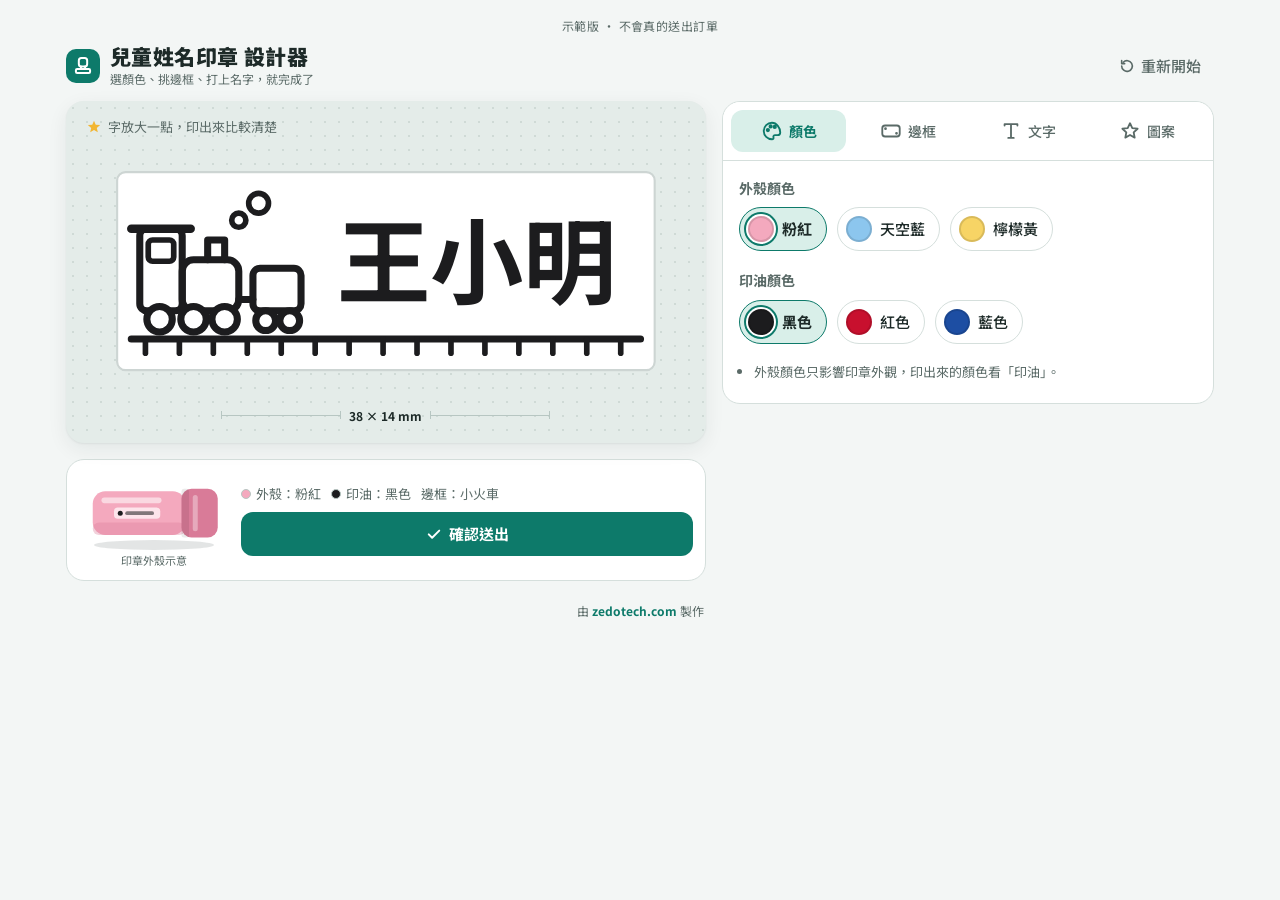
<file: index.html>
<!doctype html>
<html lang="zh-Hant">
<head>
<meta charset="utf-8">
<meta name="viewport" content="width=device-width,initial-scale=1,viewport-fit=cover">
<title>客製印章設計器</title>
<link rel="icon" href="favicon.ico" sizes="64x64">
<link rel="icon" href="icon.svg" type="image/svg+xml">
<link rel="preconnect" href="https://fonts.googleapis.com">
<link rel="preconnect" href="https://fonts.gstatic.com" crossorigin>
<link rel="stylesheet" href="https://fonts.googleapis.com/css2?family=LXGW+WenKai+TC:wght@400;700&family=Noto+Sans+TC:wght@400;500;700;900&family=Noto+Serif+TC:wght@700&display=swap">
<link rel="stylesheet" href="styles.css">
<style>
/* ---------- designer layout ---------- */
.designer{display:flex;flex-direction:column;gap:12px}
.stage{position:sticky;top:0;z-index:5;background:var(--stage);background-image:radial-gradient(var(--stage-dot) 1.2px,transparent 1.3px);background-size:14px 14px;border-radius:18px;padding:10px 12px 12px;box-shadow:var(--shadow)}
.stage-hint{margin:0 0 4px;display:flex;align-items:center;gap:6px;font-size:13px;color:var(--muted)}
.stage-hint svg{flex:none;color:var(--sun)}
.stamp-wrap{max-width:600px;margin:0 auto}
#stamp{display:block;width:100%;height:auto;overflow:visible;touch-action:none;user-select:none;-webkit-user-select:none;border-radius:8px}
#stamp:focus-visible{outline-offset:4px}
#stamp .item{cursor:grab}
#stamp.dragging .item,#stamp.dragging .sel-box{cursor:grabbing}
.sel-box{fill:transparent;stroke:var(--accent);stroke-width:2;stroke-dasharray:6 5;cursor:grab}
.sel-handle{cursor:nwse-resize}
.sel-handle .knob{fill:var(--accent);stroke:#fff;stroke-width:2.5}
.sel-handle .glyph{stroke:var(--accent-fg);stroke-width:2.6;fill:none;stroke-linecap:round;stroke-linejoin:round}
.sel-del{cursor:pointer}
.sel-del .knob{fill:var(--danger);stroke:#fff;stroke-width:2.5}
.sel-del .glyph{stroke:var(--danger-fg);stroke-width:2.8;stroke-linecap:round}
.hit{fill:transparent;stroke:none}
.size-tag{display:flex;align-items:center;justify-content:center;gap:8px;margin-top:4px;font-size:12px;color:var(--muted)}
.size-tag .rule{flex:1;max-width:120px;height:8px;border-left:1.5px solid var(--line-strong);border-right:1.5px solid var(--line-strong);position:relative}
.size-tag .rule::after{content:"";position:absolute;left:0;right:0;top:50%;border-top:1.5px solid var(--line-strong)}
.size-tag b{font-weight:700;color:var(--fg);font-variant-numeric:tabular-nums}

.extras{display:flex;align-items:center;gap:12px;background:var(--surface);border:1px solid var(--line);border-radius:18px;padding:10px 12px}
.shell-figure{flex:none;margin:0;display:flex;flex-direction:column;align-items:center;gap:0}
.shell-figure svg{width:112px;height:auto;display:block}
.shell-figure figcaption{font-size:11px;color:var(--muted)}
.extras-main{flex:1;min-width:0;display:flex;flex-direction:column;gap:8px}
.chosen{margin:0;font-size:13px;color:var(--muted);display:flex;flex-wrap:wrap;gap:4px 10px}
.chosen span{display:inline-flex;align-items:center;gap:5px}
.chosen i{display:inline-block;width:10px;height:10px;border-radius:50%;border:1px solid var(--line-strong)}
.extras-actions{display:flex;gap:8px;flex-wrap:wrap}
.extras-actions .btn-primary{flex:1;min-width:140px}

.panel{background:var(--surface);border:1px solid var(--line);border-radius:18px;display:flex;flex-direction:column;min-width:0}
.pane{padding:16px 16px 20px;display:flex;flex-direction:column;gap:18px}
.pane h2{margin:0;font-size:16px;font-weight:700}
.pane h3{margin:0 0 8px;font-size:14px;font-weight:700;color:var(--muted)}
.pane-lead{margin:-10px 0 0;font-size:13px;color:var(--muted)}

.tabbar{position:sticky;bottom:0;z-index:6;display:grid;grid-template-columns:repeat(4,1fr);gap:4px;padding:6px;padding-bottom:max(6px,env(safe-area-inset-bottom,0px));background:var(--surface);border-top:1px solid var(--line);border-radius:0 0 18px 18px}
.tab{display:flex;flex-direction:column;align-items:center;gap:2px;padding:6px 4px;border:0;border-radius:12px;background:transparent;color:var(--muted);font-size:13px;font-weight:500}
.tab svg{width:22px;height:22px}
.tab:hover{background:var(--surface-2);color:var(--fg)}
.tab[aria-selected="true"]{background:var(--accent-soft);color:var(--accent);font-weight:700}

/* swatches */
.swatches{display:flex;flex-wrap:wrap;gap:10px}
.swatch{display:flex;align-items:center;gap:8px;min-height:44px;padding:6px 14px 6px 8px;border-radius:999px;border:1.5px solid var(--line);background:var(--surface);font-weight:500}
.swatch:hover{border-color:var(--line-strong);background:var(--surface-2)}
.swatch .dot{width:26px;height:26px;border-radius:50%;border:2px solid rgba(0,0,0,.12)}
.swatch[aria-pressed="true"]{border-color:var(--accent);background:var(--accent-soft);color:var(--fg);font-weight:700}
.swatch[aria-pressed="true"] .dot{box-shadow:0 0 0 2px var(--surface),0 0 0 4px var(--accent)}

/* borders grid */
.grid-borders{display:grid;grid-template-columns:repeat(auto-fill,minmax(132px,1fr));gap:10px}
.opt{display:flex;flex-direction:column;align-items:stretch;gap:4px;padding:8px;border-radius:14px;border:1.5px solid var(--line);background:var(--surface-2);text-align:center;font-size:13px;font-weight:500}
.opt svg{display:block;width:100%;height:auto;border-radius:6px}
.opt:hover{border-color:var(--line-strong)}
.opt[aria-pressed="true"]{border-color:var(--accent);background:var(--accent-soft);font-weight:700}

.grid-icons{display:grid;grid-template-columns:repeat(4,1fr);gap:10px}
.icon-opt{display:flex;flex-direction:column;align-items:center;gap:2px;padding:10px 4px 8px;border-radius:14px;border:1.5px solid var(--line);background:var(--surface-2);font-size:12px;color:var(--muted)}
.icon-opt svg{width:36px;height:36px;color:var(--fg)}
.icon-opt:hover{border-color:var(--accent);color:var(--fg)}

/* forms */
.field{display:flex;flex-direction:column;gap:6px}
.field label,.field .label{font-size:14px;font-weight:700}
.row{display:flex;gap:8px}
.input{flex:1;min-width:0;min-height:44px;padding:0 12px;border-radius:12px;border:1.5px solid var(--line-strong);background:var(--surface);font-size:16px}
.input:hover{border-color:var(--accent)}
.input:focus-visible{outline:3px solid var(--focus);outline-offset:1px;border-color:var(--accent)}
.msg{margin:0;min-height:0;font-size:13px;border-radius:10px}
.msg:not(:empty){padding:8px 12px;background:var(--sun-soft);color:var(--fg);border:1px solid var(--sun)}
fieldset.editor{margin:0;padding:14px;border:1.5px dashed var(--line-strong);border-radius:14px;display:flex;flex-direction:column;gap:14px;min-width:0}
fieldset.editor legend{padding:0 6px;font-size:14px;font-weight:700}
fieldset.editor:disabled .field,fieldset.editor:disabled .seg,fieldset.editor:disabled .editor-foot{opacity:.45}
.editor-empty{margin:0;font-size:13px;color:var(--muted)}
.seg{display:grid;grid-template-columns:repeat(3,1fr);gap:6px}
.seg button{min-height:44px;border-radius:10px;border:1.5px solid var(--line);background:var(--surface);font-size:16px;font-weight:700}
.seg button:hover{border-color:var(--line-strong);background:var(--surface-2)}
.seg button[aria-pressed="true"]{border-color:var(--accent);background:var(--accent-soft);color:var(--accent)}
.seg button:disabled{cursor:not-allowed}
.range-row{display:flex;align-items:center;gap:10px}
.range-row input[type=range]{flex:1;min-width:0;accent-color:var(--accent);height:28px}
.range-row output{min-width:3.5em;text-align:right;font-size:13px;color:var(--muted);font-variant-numeric:tabular-nums}
.editor-foot{display:flex;justify-content:flex-end}
.btn-text-danger{background:transparent;color:var(--danger);border-color:var(--line)}
.btn-text-danger:hover{background:var(--surface-2);border-color:var(--danger)}
.tips{margin:0;padding-left:1.2em;font-size:13px;color:var(--muted)}


/* done */
.done{max-width:620px;margin:16px auto 0;background:var(--surface);border:1px solid var(--line);border-radius:22px;padding:28px 20px;display:flex;flex-direction:column;align-items:center;gap:14px;text-align:center;box-shadow:var(--shadow)}
.done-badge{width:56px;height:56px;border-radius:50%;background:var(--accent-soft);color:var(--accent);display:grid;place-items:center}
.done h2{margin:0;font-size:22px;font-weight:900}
.done p{margin:0;color:var(--muted)}
.done .dlg-stamp{width:100%}
.done .done-order{color:var(--fg);font-size:15px}
.done-order b{font-variant-numeric:tabular-nums;letter-spacing:.02em}
.done-actions{display:flex;flex-wrap:wrap;justify-content:center;gap:10px}

@media (min-width:900px){
  .app{padding-top:16px}
  .brand h1{font-size:21px}
  .designer{display:grid;grid-template-columns:minmax(0,1.3fr) minmax(360px,1fr);grid-template-rows:auto 1fr;gap:16px;align-items:start}
  .stage{grid-column:1;grid-row:1;position:static;padding:16px 20px 18px}
  .extras{grid-column:1;grid-row:2}
  .panel{grid-column:2;grid-row:1 / span 2;position:sticky;top:12px}
  .tabbar{order:-1;position:static;border-top:0;border-bottom:1px solid var(--line);border-radius:18px 18px 0 0;padding:8px}
  .tab{flex-direction:row;justify-content:center;gap:6px;padding:10px 6px;font-size:14px}
  .shell-figure svg{width:150px}
}
</style>
</head>
<body>

<div class="app">
  <p class="demo-note">示範版 · 不會真的送出訂單</p>

  <header class="topbar">
    <div class="brand">
      <span class="brand-mark" aria-hidden="true">
        <svg width="20" height="20" viewBox="0 0 24 24" fill="none" stroke="currentColor" stroke-width="2.4" stroke-linecap="round" stroke-linejoin="round"><rect x="7" y="2.5" width="10" height="10" rx="3"/><path d="M9.5 12.5v3M14.5 12.5v3"/><rect x="3.5" y="15.5" width="17" height="5" rx="1.5"/></svg>
      </span>
      <div>
        <h1>兒童姓名印章 設計器</h1>
        <p>選顏色、挑邊框、打上名字，就完成了</p>
      </div>
    </div>
    <button type="button" class="btn btn-ghost" id="btn-reset">
      <svg width="16" height="16" viewBox="0 0 24 24" fill="none" stroke="currentColor" stroke-width="2.4" stroke-linecap="round" stroke-linejoin="round" aria-hidden="true"><path d="M4 12a8 8 0 1 0 2.4-5.7"/><path d="M4 4v4.5h4.5"/></svg>
      重新開始
    </button>
  </header>

  <main id="designer-view" class="designer">
    <section class="stage" aria-label="印面預覽">
      <p class="stage-hint">
        <svg width="16" height="16" viewBox="0 0 24 24" fill="currentColor" aria-hidden="true"><path d="M12 2.5l2.6 6.1 6.6.5-5 4.4 1.5 6.5L12 16.6 6.3 20l1.5-6.5-5-4.4 6.6-.5z"/></svg>
        字放大一點，印出來比較清楚
      </p>
      <div class="stamp-wrap">
        <svg id="stamp" viewBox="-22 -22 424 184" tabindex="0" role="application" aria-label="印面預覽：點選文字或圖案後可拖曳移動、拖右下角縮放;選取後也可用方向鍵移動、Delete 鍵刪除"></svg>
      </div>
      <div class="size-tag" aria-label="印面尺寸 38 × 14 公釐"><span class="rule" aria-hidden="true"></span><b>38 × 14 mm</b><span class="rule" aria-hidden="true"></span></div>
    </section>

    <section class="extras" aria-label="印章外觀與送出">
      <figure class="shell-figure">
        <svg id="shell-svg" viewBox="0 0 240 132" role="img" aria-label="印章外殼示意圖"></svg>
        <figcaption>印章外殼示意</figcaption>
      </figure>
      <div class="extras-main">
        <p class="chosen" id="chosen-summary"></p>
        <div class="extras-actions">
          <button type="button" class="btn btn-primary" id="btn-submit">
            <svg width="18" height="18" viewBox="0 0 24 24" fill="none" stroke="currentColor" stroke-width="2.6" stroke-linecap="round" stroke-linejoin="round" aria-hidden="true"><path d="M5 12.5l4.5 4.5L19 7.5"/></svg>
            確認送出
          </button>
        </div>
      </div>
    </section>

    <section class="panel" aria-label="設計選項">
      <!-- 顏色 -->
      <div class="pane" id="pane-color" role="tabpanel" aria-labelledby="tab-color">
        <div>
          <h3>外殼顏色</h3>
          <div class="swatches" id="shell-swatches"></div>
        </div>
        <div>
          <h3>印油顏色</h3>
          <div class="swatches" id="ink-swatches"></div>
        </div>
        <ul class="tips">
          <li>外殼顏色只影響印章外觀，印出來的顏色看「印油」。</li>
        </ul>
      </div>

      <!-- 邊框 -->
      <div class="pane" id="pane-border" role="tabpanel" aria-labelledby="tab-border" hidden>
        <h2>選一款邊框</h2>
        <p class="pane-lead">點一下就會套用到印面。換邊框不會清掉已經放好的名字。</p>
        <div class="grid-borders" id="border-grid"></div>
      </div>

      <!-- 文字 -->
      <div class="pane" id="pane-text" role="tabpanel" aria-labelledby="tab-text" hidden>
        <div class="field">
          <label for="text-input">新增文字（最多 3 段）</label>
          <div class="row">
            <input class="input" id="text-input" type="text" maxlength="8" placeholder="例如：小朋友的名字" autocomplete="off" enterkeyhint="done">
            <button type="button" class="btn btn-primary" id="text-add">加入</button>
          </div>
        </div>
        <p class="msg" id="text-msg" role="status" aria-live="polite"></p>

        <fieldset class="editor" id="text-editor" disabled>
          <legend>編輯選取的文字</legend>
          <p class="editor-empty" id="text-editor-empty">先點一下印面上的文字，就能在這裡修改。</p>
          <div class="field">
            <label for="text-edit">文字內容</label>
            <input class="input" id="text-edit" type="text" maxlength="8" autocomplete="off">
          </div>
          <div class="field">
            <span class="label" id="font-label">字體</span>
            <div class="seg" role="group" aria-labelledby="font-label">
              <button type="button" id="font-sans" data-font="sans" aria-pressed="false" style="font-family:'Noto Sans TC','Microsoft JhengHei',sans-serif">黑體</button>
              <button type="button" id="font-serif" data-font="serif" aria-pressed="false" style="font-family:'Noto Serif TC','PMingLiU',serif">明體</button>
              <button type="button" id="font-kai" data-font="kai" aria-pressed="false" style="font-family:'LXGW WenKai TC','DFKai-SB','BiauKai',serif">楷體</button>
            </div>
          </div>
          <div class="field">
            <label for="text-size">大小</label>
            <div class="range-row">
              <input type="range" id="text-size" min="16" max="110" step="1" value="60">
              <output id="text-size-out" for="text-size">6.0 mm</output>
            </div>
          </div>
          <div class="editor-foot">
            <button type="button" class="btn btn-small btn-text-danger" id="text-delete">刪除這段文字</button>
          </div>
        </fieldset>
        <ul class="tips">
          <li>拖曳文字可以移動，拖右下角圓鈕可以放大縮小。</li>
          <li>點印面空白處可以取消選取。</li>
        </ul>
      </div>

      <!-- 圖案 -->
      <div class="pane" id="pane-icon" role="tabpanel" aria-labelledby="tab-icon" hidden>
        <h2>加一個小圖案</h2>
        <p class="pane-lead">點一下加到印面，最多 3 個。加入後一樣可以拖曳、縮放、刪除。</p>
        <div class="grid-icons" id="icon-grid"></div>
        <p class="msg" id="icon-msg" role="status" aria-live="polite"></p>
        <fieldset class="editor" id="icon-editor" disabled>
          <legend>調整選取的圖案</legend>
          <p class="editor-empty" id="icon-editor-empty">先點一下印面上的圖案，就能在這裡調整。</p>
          <div class="field">
            <label for="icon-size">大小</label>
            <div class="range-row">
              <input type="range" id="icon-size" min="16" max="110" step="1" value="36">
              <output id="icon-size-out" for="icon-size">3.6 mm</output>
            </div>
          </div>
          <div class="editor-foot">
            <button type="button" class="btn btn-small btn-text-danger" id="icon-delete">刪除這個圖案</button>
          </div>
        </fieldset>
      </div>

      <nav class="tabbar" role="tablist" aria-label="設計步驟">
        <button type="button" class="tab" role="tab" id="tab-color" aria-controls="pane-color" aria-selected="true" data-pane="color">
          <svg viewBox="0 0 24 24" fill="none" stroke="currentColor" stroke-width="2" stroke-linecap="round" stroke-linejoin="round" aria-hidden="true"><path d="M12 3a9 9 0 1 0 0 18c1.4 0 2-1 1.6-2.1-.5-1.3.4-2.4 1.8-2.4H18a3 3 0 0 0 3-3c0-5-4-10.5-9-10.5z"/><circle cx="7.5" cy="11" r="1.3" fill="currentColor"/><circle cx="10.5" cy="7" r="1.3" fill="currentColor"/><circle cx="15" cy="7.5" r="1.3" fill="currentColor"/></svg>
          顏色
        </button>
        <button type="button" class="tab" role="tab" id="tab-border" aria-controls="pane-border" aria-selected="false" data-pane="border" tabindex="-1">
          <svg viewBox="0 0 24 24" fill="none" stroke="currentColor" stroke-width="2" stroke-linecap="round" stroke-linejoin="round" aria-hidden="true"><rect x="2.5" y="6" width="19" height="12" rx="3"/><path d="M6 9.5h0M18 14.5h0" stroke-width="3"/></svg>
          邊框
        </button>
        <button type="button" class="tab" role="tab" id="tab-text" aria-controls="pane-text" aria-selected="false" data-pane="text" tabindex="-1">
          <svg viewBox="0 0 24 24" fill="none" stroke="currentColor" stroke-width="2" stroke-linecap="round" stroke-linejoin="round" aria-hidden="true"><path d="M5 6V4.5h14V6M12 4.5v15M9 19.5h6"/></svg>
          文字
        </button>
        <button type="button" class="tab" role="tab" id="tab-icon" aria-controls="pane-icon" aria-selected="false" data-pane="icon" tabindex="-1">
          <svg viewBox="0 0 24 24" fill="none" stroke="currentColor" stroke-width="2" stroke-linecap="round" stroke-linejoin="round" aria-hidden="true"><path d="M12 3.5l2.5 5.3 5.8.7-4.3 4 1.1 5.7L12 16.4l-5.1 2.8 1.1-5.7-4.3-4 5.8-.7z"/></svg>
          圖案
        </button>
      </nav>
    </section>
  </main>

  <section id="done-view" class="done" hidden aria-labelledby="done-title" tabindex="-1">
    <div class="done-badge" aria-hidden="true">
      <svg width="30" height="30" viewBox="0 0 24 24" fill="none" stroke="currentColor" stroke-width="2.8" stroke-linecap="round" stroke-linejoin="round"><path d="M5 12.5l4.5 4.5L19 7.5"/></svg>
    </div>
    <h2 id="done-title">設計已送出</h2>
    <div class="dlg-stamp"><svg id="done-stamp" viewBox="-6 -6 392 152" role="img" aria-label="最終印面"></svg></div>
    <p>這就是店家收到的印面</p>
    <p id="done-summary" style="font-size:13px"></p>
    <p class="done-order" id="done-order" hidden>訂單編號：<b id="done-order-id"></b></p>
    <div class="done-actions">
      <button type="button" class="btn btn-primary" id="btn-again">再設計一個</button>
      <a class="btn btn-secondary" id="btn-admin" href="admin.html">看接收端流程</a>
    </div>
  </section>

  <footer class="site-foot">由 <a href="https://zedotech.com" target="_blank" rel="noopener">zedotech.com</a> 製作</footer>
</div>

<dialog id="confirm-dialog" aria-labelledby="confirm-title">
  <div class="dlg">
    <h2 id="confirm-title">確認你的印章設計</h2>
    <div class="dlg-stamp"><svg id="confirm-stamp" viewBox="-6 -6 392 152" role="img" aria-label="最終印面預覽"></svg></div>
    <dl class="summary" id="confirm-summary"></dl>
    <p class="msg" id="confirm-msg"></p>
    <div class="dlg-actions">
      <button type="button" class="btn btn-secondary" id="confirm-back">返回修改</button>
      <button type="button" class="btn btn-primary" id="confirm-ok">確認</button>
    </div>
  </div>
</dialog>

<dialog id="reset-dialog" aria-labelledby="reset-title">
  <div class="dlg">
    <h2 id="reset-title">要重新開始嗎？</h2>
    <p>目前的顏色、邊框、文字和圖案都會回到一開始的樣子。</p>
    <div class="dlg-actions">
      <button type="button" class="btn btn-secondary" id="reset-cancel">先不要</button>
      <button type="button" class="btn btn-danger" id="reset-ok">重新開始</button>
    </div>
  </div>
</dialog>

<script src="stamp-core.js"></script>
<script>
(function(){
  'use strict';
  var Core = window.StampCore;
  var W = Core.W, H = Core.H;        // 10 單位 = 1 mm
  var MAX_TEXT = 3, MAX_ICON = 3;
  var PAPER = Core.PAPER;
  var SHELLS = Core.SHELLS, INKS = Core.INKS, FONTS = Core.FONTS, BORDERS = Core.BORDERS, ICONS = Core.ICONS;
  var byId = Core.byId, esc = Core.esc, f1 = Core.f1;
  function clamp(v, a, b){ return Math.max(a, Math.min(b, v)); }
  function $(id){ return document.getElementById(id); }

  /* ---------- 狀態 ---------- */
  var state, nextId = 1;
  function fitTextSize(text, safe){
    var len = Math.max(1, Array.from(text).length);
    return clamp(Math.round(Math.min(safe.h*0.72, safe.w*0.9/len)), 16, 110);
  }
  function initialState(){
    var b = byId(BORDERS, 'train');
    var s = {shell:'pink', ink:'black', border:b.id, items:[], selected:null};
    s.items.push({id:nextId++, type:'text', text:'王小明', font:'sans',
                  x:b.safe.x+b.safe.w/2, y:b.safe.y+b.safe.h/2, size:fitTextSize('王小明', b.safe)});
    return s;
  }
  function findItem(id){ for (var i=0;i<state.items.length;i++) if (state.items[i].id === id) return state.items[i]; return null; }
  function countType(t){ return state.items.filter(function(it){ return it.type === t; }).length; }

  /* ---------- 印面繪製 ---------- */
  var stamp = $('stamp');

  function stampMarkup(interactive){ return Core.stampMarkup(state, interactive); }
  function itemBox(it){
    if (it.type === 'icon'){ var h = it.size/2; return {x:it.x-h, y:it.y-h, w:it.size, h:it.size}; }
    var node = stamp.querySelector('[data-id="'+it.id+'"]');
    try { var bb = node.getBBox(); if (bb.width > 0) return {x:bb.x, y:bb.y, w:bb.width, h:bb.height}; } catch(e){}
    var w = it.size*Array.from(it.text).length;
    return {x:it.x-w/2, y:it.y-it.size/2, w:w, h:it.size};
  }
  function renderStamp(){
    stamp.innerHTML = stampMarkup(true) + '<g id="sel-layer"></g>';
    var it = findItem(state.selected);
    if (!it) return;
    var b = itemBox(it), p = 5;
    var x = b.x-p, y = b.y-p, w = b.w+p*2, h = b.h+p*2;
    var layer = stamp.querySelector('#sel-layer');
    layer.innerHTML =
      '<rect class="sel-box" data-role="item" data-id="'+it.id+'" x="'+f1(x)+'" y="'+f1(y)+'" width="'+f1(w)+'" height="'+f1(h)+'" rx="4"/>'+
      '<g class="sel-del" data-role="del" transform="translate('+f1(x)+' '+f1(y)+')"><circle class="hit" r="22"/><circle class="knob" r="12"/><path class="glyph" d="M-4.5 -4.5L4.5 4.5M4.5 -4.5L-4.5 4.5"/></g>'+
      '<g class="sel-handle" data-role="handle" transform="translate('+f1(x+w)+' '+f1(y+h)+')"><circle class="hit" r="22"/><circle class="knob" r="12"/><path class="glyph" d="M-4.5 -4.5L4.5 4.5M0.5 4.5H4.5V0.5M-4.5 -0.5V-4.5H-0.5"/></g>';
  }

  /* ---------- 外殼示意 ---------- */
  function renderShell(){
    var c = SHELLS[state.shell], ink = INKS[state.ink].color;
    $('shell-svg').innerHTML =
      '<ellipse cx="120" cy="120" rx="96" ry="8" fill="currentColor" opacity=".12"/>'+
      '<rect x="22" y="34" width="148" height="70" rx="20" fill="'+c.base+'"/>'+
      '<rect x="36" y="44" width="96" height="9" rx="4.5" fill="#ffffff" opacity=".55"/>'+
      '<rect x="22" y="84" width="148" height="20" rx="10" fill="'+c.dark+'" opacity=".35"/>'+
      '<rect x="56" y="60" width="74" height="18" rx="6" fill="'+c.light+'"/>'+
      '<circle cx="66" cy="69" r="4" fill="'+ink+'"/>'+
      '<rect x="74" y="66" width="46" height="6" rx="3" fill="'+ink+'" opacity=".55"/>'+
      '<rect x="164" y="30" width="58" height="78" rx="16" fill="'+c.dark+'"/>'+
      '<rect x="164" y="30" width="12" height="78" rx="4" fill="#000000" opacity=".08"/>'+
      '<rect x="182" y="40" width="8" height="58" rx="4" fill="#ffffff" opacity=".35"/>';
    $('chosen-summary').innerHTML =
      '<span><i style="background:'+c.base+'"></i>外殼：'+c.name+'</span>'+
      '<span><i style="background:'+ink+'"></i>印油：'+INKS[state.ink].name+'</span>'+
      '<span>邊框：'+esc(byId(BORDERS, state.border).name)+'</span>';
  }

  /* ---------- 面板 ---------- */
  function buildSwatches(){
    var sh = '', ik = '';
    Object.keys(SHELLS).forEach(function(k){
      sh += '<button type="button" class="swatch" id="shell-'+k+'" data-shell="'+k+'" aria-pressed="false"><span class="dot" style="background:'+SHELLS[k].base+'"></span>'+SHELLS[k].name+'</button>';
    });
    Object.keys(INKS).forEach(function(k){
      ik += '<button type="button" class="swatch" id="ink-'+k+'" data-ink="'+k+'" aria-pressed="false"><span class="dot" style="background:'+INKS[k].color+'"></span>'+INKS[k].name+'</button>';
    });
    $('shell-swatches').innerHTML = sh;
    $('ink-swatches').innerHTML = ik;
  }
  function buildBorderGrid(){
    var ink = INKS[state.ink].color, html = '';
    BORDERS.forEach(function(b){
      var sf = b.safe, fs = fitTextSize('名字', sf);
      html += '<button type="button" class="opt" id="border-'+b.id+'" data-border="'+b.id+'" aria-pressed="false">'+
        '<svg viewBox="-4 -4 388 148" aria-hidden="true"><rect x="0" y="0" width="'+W+'" height="'+H+'" rx="6" fill="'+PAPER+'" stroke="#cdd5d3" stroke-width="2"/>'+
        '<g color="'+ink+'" fill="none" stroke="currentColor" stroke-width="5" stroke-linecap="round" stroke-linejoin="round">'+b.svg()+'</g>'+
        '<text x="'+(sf.x+sf.w/2)+'" y="'+(sf.y+sf.h/2)+'" font-size="'+fs+'" text-anchor="middle" dominant-baseline="central" fill="'+ink+'" opacity=".28" font-weight="700" style="font-family:'+FONTS.sans.family+'">名字</text></svg>'+
        '<span>'+b.name+'</span></button>';
    });
    $('border-grid').innerHTML = html;
  }
  function buildIconGrid(){
    var html = '';
    ICONS.forEach(function(ic){
      html += '<button type="button" class="icon-opt" id="icon-'+ic.id+'" data-icon="'+ic.id+'" aria-label="加入'+ic.name+'">'+
        '<svg viewBox="-24 -24 48 48" aria-hidden="true" fill="currentColor">'+ic.svg+'</svg><span>'+ic.name+'</span></button>';
    });
    $('icon-grid').innerHTML = html;
  }
  function setPressed(sel, attr, val){
    document.querySelectorAll(sel).forEach(function(b){ b.setAttribute('aria-pressed', b.getAttribute(attr) === val ? 'true' : 'false'); });
  }
  function updatePanel(){
    setPressed('[data-shell]', 'data-shell', state.shell);
    setPressed('[data-ink]', 'data-ink', state.ink);
    setPressed('[data-border]', 'data-border', state.border);
    var it = findItem(state.selected);
    var isText = !!it && it.type === 'text', isIcon = !!it && it.type === 'icon';

    $('text-editor').disabled = !isText;
    $('text-editor-empty').hidden = isText;
    if (isText){
      if (document.activeElement !== $('text-edit')) $('text-edit').value = it.text;
      $('text-size').value = Math.round(it.size);
      $('text-size-out').textContent = (it.size/10).toFixed(1) + ' mm';
      setPressed('[data-font]', 'data-font', it.font);
    } else {
      $('text-edit').value = '';
      setPressed('[data-font]', 'data-font', '');
    }
    $('icon-editor').disabled = !isIcon;
    $('icon-editor-empty').hidden = isIcon;
    if (isIcon){
      $('icon-size').value = Math.round(it.size);
      $('icon-size-out').textContent = (it.size/10).toFixed(1) + ' mm';
    }
  }
  function renderAll(){ renderStamp(); renderShell(); updatePanel(); }

  /* ---------- 訊息 ---------- */
  var msgTimers = {};
  function flash(id, text){
    var el = $(id); el.textContent = text;
    clearTimeout(msgTimers[id]);
    if (text) msgTimers[id] = setTimeout(function(){ el.textContent = ''; }, 5000);
  }

  /* ---------- 分頁 ---------- */
  var tabs = Array.prototype.slice.call(document.querySelectorAll('.tab'));
  function showTab(name, focus){
    tabs.forEach(function(t){
      var on = t.dataset.pane === name;
      t.setAttribute('aria-selected', on ? 'true' : 'false');
      t.tabIndex = on ? 0 : -1;
      $('pane-' + t.dataset.pane).hidden = !on;
      if (on && focus) t.focus();
    });
  }
  tabs.forEach(function(t, i){
    t.addEventListener('click', function(){ showTab(t.dataset.pane); });
    t.addEventListener('keydown', function(e){
      var d = e.key === 'ArrowRight' ? 1 : e.key === 'ArrowLeft' ? -1 : 0;
      if (!d) return;
      e.preventDefault();
      showTab(tabs[(i + d + tabs.length) % tabs.length].dataset.pane, true);
    });
  });

  /* ---------- 操作 ---------- */
  function select(id, switchTab){
    state.selected = id;
    var it = findItem(id);
    if (it && switchTab) showTab(it.type === 'text' ? 'text' : 'icon');
    renderStamp(); updatePanel();
  }
  function removeItem(id){
    state.items = state.items.filter(function(it){ return it.id !== id; });
    if (state.selected === id) state.selected = null;
    renderStamp(); updatePanel();
  }
  function addText(){
    var input = $('text-input'), text = input.value.trim();
    if (!text){ flash('text-msg', '請先輸入要放上印面的文字。'); input.focus(); return; }
    if (countType('text') >= MAX_TEXT){ flash('text-msg', '最多只能放 3 段文字，可以先刪掉一段再加入。'); return; }
    var b = byId(BORDERS, state.border);
    var it = {id:nextId++, type:'text', text:text, font:'sans', x:b.safe.x+b.safe.w/2, y:b.safe.y+b.safe.h/2, size:fitTextSize(text, b.safe)};
    if (countType('text') > 0) it.size = Math.round(it.size*0.75);
    state.items.push(it);
    input.value = '';
    flash('text-msg', '');
    select(it.id);
  }
  function addIcon(iconId){
    if (countType('icon') >= MAX_ICON){ flash('icon-msg', '最多只能放 3 個圖案，可以先刪掉一個再加入。'); return; }
    var b = byId(BORDERS, state.border), sf = b.safe, n = countType('icon'), size = 34;
    var spots = [[sf.x+sf.w-size/2-2, sf.y+size/2+2], [sf.x+size/2+2, sf.y+size/2+2], [sf.x+sf.w-size/2-2, sf.y+sf.h-size/2-2]];
    var p = spots[n % spots.length];
    var it = {id:nextId++, type:'icon', icon:iconId, x:p[0], y:p[1], size:size};
    state.items.push(it);
    flash('icon-msg', '');
    select(it.id);
  }

  document.addEventListener('click', function(e){
    var t = e.target.closest('button');
    if (!t) return;
    if (t.dataset.shell){ state.shell = t.dataset.shell; renderShell(); updatePanel(); }
    else if (t.dataset.ink){ state.ink = t.dataset.ink; buildBorderGrid(); renderAll(); }
    else if (t.dataset.border){ state.border = t.dataset.border; renderAll(); }
    else if (t.dataset.icon){ addIcon(t.dataset.icon); }
    else if (t.dataset.font){
      var it = findItem(state.selected);
      if (it && it.type === 'text'){ it.font = t.dataset.font; renderStamp(); updatePanel(); waitFont(it.font); }
    }
  });
  $('text-add').addEventListener('click', addText);
  $('text-input').addEventListener('keydown', function(e){ if (e.key === 'Enter' && !e.isComposing){ e.preventDefault(); addText(); } });
  $('text-edit').addEventListener('input', function(){
    var it = findItem(state.selected), v = this.value.trim();
    if (it && it.type === 'text' && v){ it.text = v; renderStamp(); }
  });
  $('text-edit').addEventListener('blur', function(){ updatePanel(); });
  $('text-size').addEventListener('input', function(){
    var it = findItem(state.selected);
    if (it && it.type === 'text'){ it.size = +this.value; renderStamp(); $('text-size-out').textContent = (it.size/10).toFixed(1) + ' mm'; }
  });
  $('icon-size').addEventListener('input', function(){
    var it = findItem(state.selected);
    if (it && it.type === 'icon'){ it.size = +this.value; renderStamp(); $('icon-size-out').textContent = (it.size/10).toFixed(1) + ' mm'; }
  });
  $('text-delete').addEventListener('click', function(){ removeItem(state.selected); });
  $('icon-delete').addEventListener('click', function(){ removeItem(state.selected); });

  /* ---------- 拖曳(Pointer Events) ---------- */
  var drag = null;
  function toSvg(e){
    var m = stamp.getScreenCTM();
    if (!m) return {x:0, y:0};
    var p = new DOMPoint(e.clientX, e.clientY).matrixTransform(m.inverse());
    return {x:p.x, y:p.y};
  }
  stamp.addEventListener('pointerdown', function(e){
    if (e.button !== undefined && e.button > 0) return;
    var t = e.target.closest ? e.target.closest('[data-role]') : null;
    if (!t){ if (state.selected !== null) select(null); return; }
    var role = t.getAttribute('data-role');
    e.preventDefault();
    if (role === 'del'){ removeItem(state.selected); return; }
    var id = role === 'item' ? +t.getAttribute('data-id') : state.selected;
    var it = findItem(id);
    if (!it) return;
    if (state.selected !== id) select(id, true);
    var p = toSvg(e);
    drag = {mode: role === 'handle' ? 'resize' : 'move', id:id, pid:e.pointerId, sx:p.x, sy:p.y, ox:it.x, oy:it.y,
            size:it.size, dist:Math.max(6, Math.hypot(p.x-it.x, p.y-it.y))};
    try { stamp.setPointerCapture(e.pointerId); } catch(err){}
    stamp.classList.add('dragging');
  });
  stamp.addEventListener('pointermove', function(e){
    if (!drag || e.pointerId !== drag.pid) return;
    var it = findItem(drag.id);
    if (!it) return;
    var p = toSvg(e);
    if (drag.mode === 'move'){
      it.x = clamp(drag.ox + p.x - drag.sx, 0, W);
      it.y = clamp(drag.oy + p.y - drag.sy, 0, H);
    } else {
      var d = Math.hypot(p.x-it.x, p.y-it.y);
      it.size = clamp(drag.size * d / drag.dist, 16, 110);
    }
    renderStamp();
    if (drag.mode === 'resize') updatePanel();
  });
  function endDrag(e){
    if (!drag || e.pointerId !== drag.pid) return;
    drag = null;
    stamp.classList.remove('dragging');
    try { stamp.releasePointerCapture(e.pointerId); } catch(err){}
    updatePanel();
  }
  stamp.addEventListener('pointerup', endDrag);
  stamp.addEventListener('pointercancel', endDrag);
  stamp.addEventListener('keydown', function(e){
    var it = findItem(state.selected);
    if (e.key === 'Escape'){ select(null); return; }
    if (!it){
      if (e.key === 'Tab' || e.key.indexOf('Arrow') !== 0) return;
      if (state.items.length){ e.preventDefault(); select(state.items[0].id); }
      return;
    }
    var step = e.shiftKey ? 10 : 2, moved = true;
    if (e.key === 'ArrowLeft') it.x = clamp(it.x-step, 0, W);
    else if (e.key === 'ArrowRight') it.x = clamp(it.x+step, 0, W);
    else if (e.key === 'ArrowUp') it.y = clamp(it.y-step, 0, H);
    else if (e.key === 'ArrowDown') it.y = clamp(it.y+step, 0, H);
    else if (e.key === 'Delete' || e.key === 'Backspace'){ removeItem(it.id); moved = false; e.preventDefault(); }
    else moved = false;
    if (moved){ e.preventDefault(); renderStamp(); }
  });

  /* ---------- 送出流程 ---------- */
  var confirmDlg = $('confirm-dialog'), resetDlg = $('reset-dialog');
  function openDialog(d){ if (typeof d.showModal === 'function') d.showModal(); else d.setAttribute('open', ''); }
  function closeDialog(d){ if (typeof d.close === 'function') d.close(); else d.removeAttribute('open'); }
  function summaryRows(){
    var texts = state.items.filter(function(i){ return i.type === 'text'; }).map(function(i){ return i.text + '（' + FONTS[i.font].name + '）'; });
    var icons = state.items.filter(function(i){ return i.type === 'icon'; }).map(function(i){ return byId(ICONS, i.icon).name; });
    return [
      ['外殼顏色', SHELLS[state.shell].name],
      ['印油顏色', INKS[state.ink].name],
      ['邊框', byId(BORDERS, state.border).name],
      ['文字內容', texts.length ? texts.join('、') : '（未輸入文字）'],
      ['小圖案', icons.length ? icons.join('、') : '無']
    ];
  }
  $('btn-submit').addEventListener('click', function(){
    $('confirm-stamp').innerHTML = stampMarkup(false);
    $('confirm-summary').innerHTML = summaryRows().map(function(r){ return '<dt>'+r[0]+'</dt><dd>'+esc(r[1])+'</dd>'; }).join('');
    $('confirm-msg').textContent = countType('text') ? '' : '印面上還沒有文字，確定要這樣送出嗎？';
    openDialog(confirmDlg);
  });
  $('confirm-back').addEventListener('click', function(){ closeDialog(confirmDlg); });
  $('confirm-ok').addEventListener('click', function(){
    $('done-stamp').innerHTML = stampMarkup(false);
    $('done-summary').textContent = summaryRows().slice(0, 4).map(function(r){ return r[0] + '：' + r[1]; }).join(' · ');
    var order = null;
    try { order = Core.createOrder({shell:state.shell, ink:state.ink, border:state.border, items:state.items}); } catch(err){}
    $('done-order').hidden = !order;
    $('done-order-id').textContent = order ? order.id : '';
    $('btn-admin').setAttribute('href', order ? 'admin.html#' + order.id : 'admin.html');
    closeDialog(confirmDlg);
    $('designer-view').hidden = true;
    $('btn-reset').hidden = true;
    $('done-view').hidden = false;
    $('done-view').focus();
    window.scrollTo(0, 0);
  });
  function resetAll(){
    state = initialState();
    $('text-input').value = '';
    flash('text-msg', ''); flash('icon-msg', '');
    buildBorderGrid();
    showTab('color');
    renderAll();
  }
  $('btn-again').addEventListener('click', function(){
    resetAll();
    $('done-view').hidden = true;
    $('designer-view').hidden = false;
    $('btn-reset').hidden = false;
    window.scrollTo(0, 0);
    $('btn-submit').focus({preventScroll:true});
  });
  $('btn-reset').addEventListener('click', function(){ openDialog(resetDlg); });
  $('reset-cancel').addEventListener('click', function(){ closeDialog(resetDlg); });
  $('reset-ok').addEventListener('click', function(){ closeDialog(resetDlg); resetAll(); });

  /* ---------- 字體載入後重新量測選取框 ---------- */
  function waitFont(key){
    if (!document.fonts || !document.fonts.load) return;
    document.fonts.load(FONTS[key].css, '王小明').then(function(){ renderStamp(); }, function(){});
  }
  if (document.fonts && document.fonts.ready) document.fonts.ready.then(function(){ renderStamp(); });

  /* ---------- 啟動 ---------- */
  state = initialState();
  buildSwatches();
  buildBorderGrid();
  buildIconGrid();
  renderAll();
})();
</script>
</body>
</html>
</file>
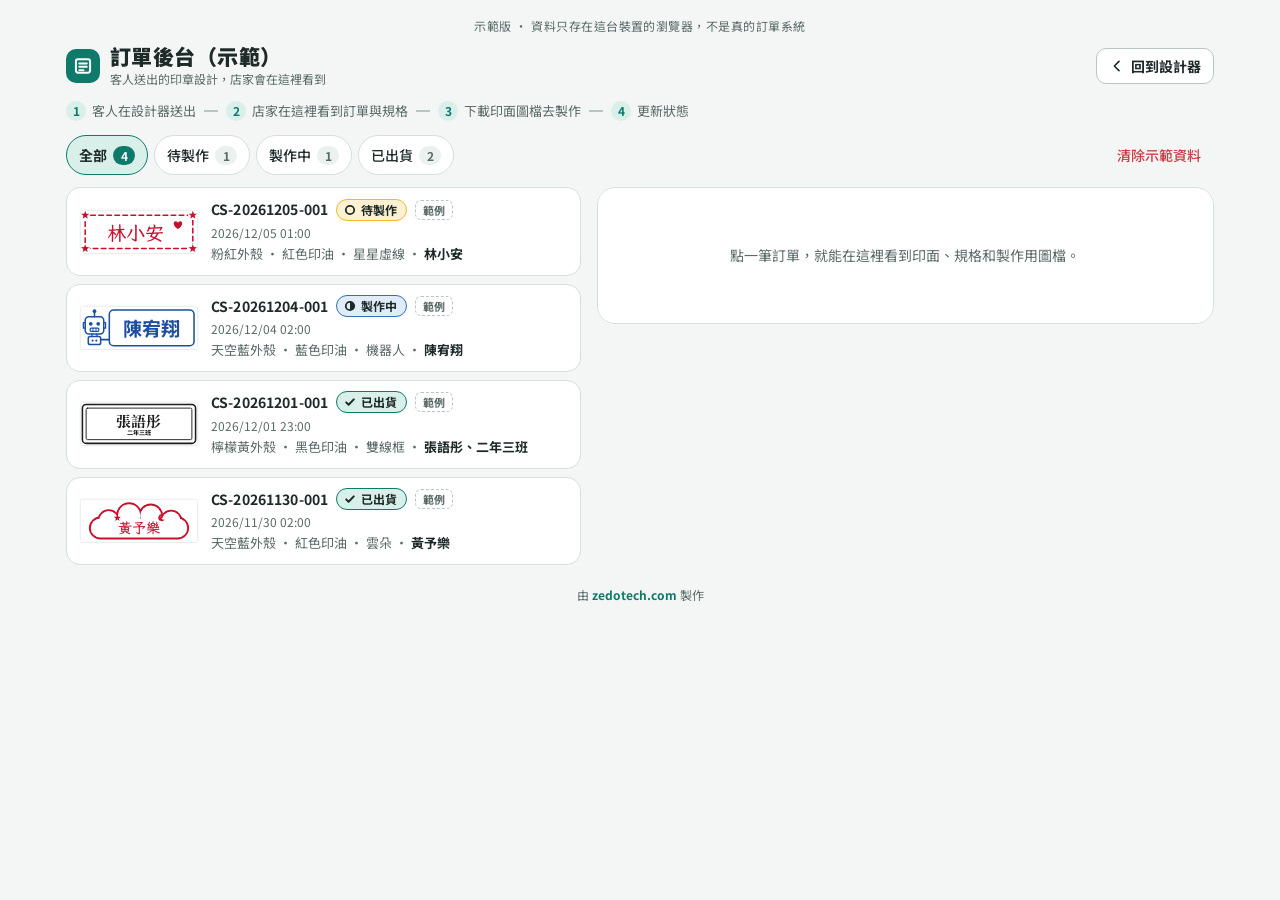
<file: admin.html>
<!doctype html>
<html lang="zh-Hant">
<head>
<meta charset="utf-8">
<meta name="viewport" content="width=device-width,initial-scale=1,viewport-fit=cover">
<title>訂單後台（示範）</title>
<link rel="icon" href="favicon.ico" sizes="64x64">
<link rel="icon" href="icon.svg" type="image/svg+xml">
<link rel="preconnect" href="https://fonts.googleapis.com">
<link rel="preconnect" href="https://fonts.gstatic.com" crossorigin>
<link rel="stylesheet" href="https://fonts.googleapis.com/css2?family=LXGW+WenKai+TC:wght@400;700&family=Noto+Sans+TC:wght@400;500;700;900&family=Noto+Serif+TC:wght@700&display=swap">
<link rel="stylesheet" href="styles.css">
<style>
.sr-only{position:absolute;width:1px;height:1px;padding:0;margin:-1px;overflow:hidden;clip:rect(0 0 0 0);white-space:nowrap;border:0}
.topbar{flex-wrap:wrap}
.flow{list-style:none;margin:0 0 14px;padding:0;display:flex;flex-wrap:wrap;gap:6px 8px;font-size:13px;color:var(--muted)}
.flow li{display:flex;align-items:center;gap:6px}
.flow li+li::before{content:"";width:14px;height:1.5px;background:var(--line-strong);margin-right:2px}
.flow b{display:inline-grid;place-items:center;width:20px;height:20px;border-radius:50%;background:var(--accent-soft);color:var(--accent);font-size:12px}

.toolbar{display:flex;flex-wrap:wrap;align-items:center;justify-content:space-between;gap:10px;margin-bottom:12px}
.filters{display:flex;flex-wrap:wrap;gap:6px}
.filter{display:inline-flex;align-items:center;gap:6px;min-height:40px;padding:0 12px;border-radius:999px;border:1.5px solid var(--line);background:var(--surface);font-size:14px;font-weight:500}
.filter:hover{border-color:var(--line-strong);background:var(--surface-2)}
.filter[aria-pressed="true"]{border-color:var(--accent);background:var(--accent-soft);font-weight:700}
.filter .count{min-width:22px;padding:0 6px;border-radius:999px;background:var(--surface-2);color:var(--muted);font-size:12px;font-weight:700;text-align:center;font-variant-numeric:tabular-nums}
.filter[aria-pressed="true"] .count{background:var(--accent);color:var(--accent-fg)}
.btn-clear{color:var(--danger)}
.btn-clear:hover{color:var(--danger)}

.admin-grid{display:flex;flex-direction:column;gap:14px}
.list-pane,.detail-pane{min-width:0}
.order-list{list-style:none;margin:0;padding:0;display:flex;flex-direction:column;gap:8px}
.order-row{width:100%;display:grid;grid-template-columns:96px minmax(0,1fr);gap:12px;align-items:center;padding:10px 12px;border-radius:14px;border:1.5px solid var(--line);background:var(--surface);text-align:left;transition:border-color .15s,background-color .15s,box-shadow .3s}
.order-row:hover{border-color:var(--line-strong);background:var(--surface-2)}
.order-row[aria-current="true"]{border-color:var(--accent);background:var(--accent-soft)}
.order-row.is-just{box-shadow:0 0 0 3px var(--sun)}
.thumb{display:block;width:100%;height:auto;border-radius:6px}
.row-main{min-width:0;display:flex;flex-direction:column;gap:2px}
.row-top{display:flex;flex-wrap:wrap;align-items:center;gap:4px 8px}
.row-id{font-weight:700;font-size:14px;font-variant-numeric:tabular-nums;letter-spacing:.01em}
.row-time{font-size:12px;color:var(--muted);font-variant-numeric:tabular-nums}
.row-sum{font-size:13px;color:var(--muted);overflow-wrap:anywhere}
.row-sum b{color:var(--fg);font-weight:700}
.chip{display:inline-flex;align-items:center;padding:0 7px;border-radius:6px;border:1px dashed var(--line-strong);font-size:11px;font-weight:700;color:var(--muted);line-height:18px}
.just{display:inline-flex;align-items:center;padding:0 8px;border-radius:6px;background:var(--sun);color:#2a2000;font-size:12px;font-weight:700;line-height:20px}

.tag{display:inline-flex;align-items:center;gap:5px;padding:1px 9px 1px 7px;border-radius:999px;border:1.5px solid;font-size:12px;font-weight:700;line-height:18px;white-space:nowrap;color:var(--fg)}
.tag svg{flex:none}
.tag-pending{background:var(--sun-soft);border-color:var(--sun)}
.tag-making{background:var(--info-soft);border-color:var(--info)}
.tag-shipped{background:var(--accent-soft);border-color:var(--accent)}
.empty{margin:0;padding:28px 16px;border:1.5px dashed var(--line-strong);border-radius:14px;text-align:center;color:var(--muted);font-size:14px}

.detail-card{background:var(--surface);border:1px solid var(--line);border-radius:18px;padding:16px;display:flex;flex-direction:column;gap:16px}
.detail-placeholder{margin:0;padding:40px 16px;text-align:center;color:var(--muted);font-size:14px}
.detail-head{display:flex;flex-wrap:wrap;align-items:center;gap:6px 10px}
.detail-head h2{margin:0;font-size:19px;font-weight:900;font-variant-numeric:tabular-nums;outline:none}
.detail-card h3{margin:0 0 8px;font-size:14px;font-weight:700;color:var(--muted)}
.detail-preview .dlg-stamp{padding:12px}
.preview-cap{margin:6px 0 0;font-size:12px;color:var(--muted);text-align:center}
.spec{margin:0;display:grid;grid-template-columns:max-content minmax(0,1fr);border-top:1px solid var(--line);font-size:14px}
.spec dt,.spec dd{margin:0;padding:8px 0;border-bottom:1px solid var(--line)}
.spec dt{color:var(--muted);padding-right:16px}
.spec dd{font-weight:700;overflow-wrap:anywhere}
.spec .sw{display:inline-block;width:12px;height:12px;border-radius:50%;border:1px solid var(--line-strong);margin-right:6px;vertical-align:-1px}
.spec .sub{display:block;font-weight:500;color:var(--muted);font-size:13px}
.spec ul{margin:0;padding:0;list-style:none;display:flex;flex-direction:column;gap:2px}
.status-seg{display:grid;grid-template-columns:repeat(3,1fr);gap:6px}
.status-seg button{display:flex;align-items:center;justify-content:center;gap:6px;min-height:44px;border-radius:10px;border:1.5px solid var(--line);background:var(--surface);font-size:14px;font-weight:700}
.status-seg button:hover{border-color:var(--line-strong);background:var(--surface-2)}
.status-seg button[aria-pressed="true"][data-status="待製作"]{border-color:var(--sun);background:var(--sun-soft)}
.status-seg button[aria-pressed="true"][data-status="製作中"]{border-color:var(--info);background:var(--info-soft)}
.status-seg button[aria-pressed="true"][data-status="已出貨"]{border-color:var(--accent);background:var(--accent-soft)}
.status-seg button .ck{visibility:hidden}
.status-seg button[aria-pressed="true"] .ck{visibility:visible}
.status-note{margin:6px 0 0;min-height:1.4em;font-size:13px;color:var(--muted)}
.downloads{display:flex;flex-wrap:wrap;gap:8px}
.downloads .btn{flex:1 1 220px}
.notes{margin:10px 0 0;padding-left:1.2em;font-size:13px;color:var(--muted)}
.notes li+li{margin-top:2px}
.msg{margin:10px 0 0;font-size:13px;border-radius:10px}
.msg:empty{display:none}
.msg:not(:empty){padding:8px 12px;background:var(--sun-soft);color:var(--fg);border:1px solid var(--sun)}
.btn-back{align-self:flex-start;margin:-6px 0 -6px -8px}
.page-note{margin:0 0 10px;font-size:13px;color:var(--muted);min-height:0}
.page-note:empty{display:none}

@media (max-width:899.98px){
  .admin-grid.show-detail .list-pane{display:none}
  .admin-grid:not(.show-detail) .detail-pane{display:none}
}
@media (min-width:900px){
  .app{padding-top:16px}
  .brand h1{font-size:21px}
  .admin-grid{display:grid;grid-template-columns:minmax(380px,5fr) minmax(0,6fr);gap:16px;align-items:start}
  .detail-pane{position:sticky;top:12px;max-height:calc(100vh - 24px);overflow:auto;border-radius:18px}
  .btn-back{display:none}
  .order-row{grid-template-columns:120px minmax(0,1fr)}
}
</style>
</head>
<body>

<div class="app">
  <p class="demo-note">示範版 · 資料只存在這台裝置的瀏覽器，不是真的訂單系統</p>

  <header class="topbar">
    <div class="brand">
      <span class="brand-mark" aria-hidden="true">
        <svg width="20" height="20" viewBox="0 0 24 24" fill="none" stroke="currentColor" stroke-width="2.4" stroke-linecap="round" stroke-linejoin="round"><rect x="3.5" y="4" width="17" height="16" rx="2.5"/><path d="M7.5 9h9M7.5 13h9M7.5 17h5"/></svg>
      </span>
      <div>
        <h1>訂單後台（示範）</h1>
        <p>客人送出的印章設計，店家會在這裡看到</p>
      </div>
    </div>
    <a class="btn btn-secondary btn-small" id="link-designer" href="index.html">
      <svg width="16" height="16" viewBox="0 0 24 24" fill="none" stroke="currentColor" stroke-width="2.4" stroke-linecap="round" stroke-linejoin="round" aria-hidden="true"><path d="M15 5l-7 7 7 7"/></svg>
      回到設計器
    </a>
  </header>

  <ol class="flow" aria-label="接收端流程">
    <li><b>1</b>客人在設計器送出</li>
    <li><b>2</b>店家在這裡看到訂單與規格</li>
    <li><b>3</b>下載印面圖檔去製作</li>
    <li><b>4</b>更新狀態</li>
  </ol>

  <div class="toolbar">
    <div class="filters" role="group" aria-label="依狀態篩選訂單" id="filters">
      <button type="button" class="filter" id="filter-all" data-filter="all" aria-pressed="true">全部 <span class="count" id="count-all">0</span></button>
      <button type="button" class="filter" id="filter-pending" data-filter="待製作" aria-pressed="false">待製作 <span class="count" id="count-pending">0</span></button>
      <button type="button" class="filter" id="filter-making" data-filter="製作中" aria-pressed="false">製作中 <span class="count" id="count-making">0</span></button>
      <button type="button" class="filter" id="filter-shipped" data-filter="已出貨" aria-pressed="false">已出貨 <span class="count" id="count-shipped">0</span></button>
    </div>
    <button type="button" class="btn btn-ghost btn-small btn-clear" id="btn-clear">清除示範資料</button>
  </div>
  <p class="page-note" id="page-note" role="status" aria-live="polite"></p>

  <main class="admin-grid" id="admin-grid">
    <section class="list-pane" aria-labelledby="list-title">
      <h2 class="sr-only" id="list-title">訂單列表</h2>
      <ul class="order-list" id="order-list"></ul>
      <p class="empty" id="empty-msg" hidden></p>
    </section>

    <section class="detail-pane" id="detail-pane" aria-label="訂單明細">
      <div class="detail-card">
        <p class="detail-placeholder" id="detail-empty">點一筆訂單，就能在這裡看到印面、規格和製作用圖檔。</p>
        <div id="detail-body" hidden style="display:flex;flex-direction:column;gap:16px">
          <button type="button" class="btn btn-ghost btn-small btn-back" id="btn-back">
            <svg width="16" height="16" viewBox="0 0 24 24" fill="none" stroke="currentColor" stroke-width="2.4" stroke-linecap="round" stroke-linejoin="round" aria-hidden="true"><path d="M15 5l-7 7 7 7"/></svg>
            回到列表
          </button>
          <div class="detail-head">
            <h2 id="detail-title" tabindex="-1"></h2>
            <span id="detail-tag"></span>
            <span class="chip" id="detail-sample" hidden>範例</span>
            <span class="just" id="detail-just" hidden>剛剛送出的訂單</span>
          </div>
          <div class="detail-preview">
            <div class="dlg-stamp"><svg id="detail-stamp" viewBox="-6 -6 392 152" role="img" aria-label="客人看到的印面"></svg></div>
            <p class="preview-cap" id="detail-cap"></p>
          </div>
          <div>
            <h3>規格</h3>
            <dl class="spec" id="detail-spec"></dl>
          </div>
          <div>
            <h3 id="status-label">訂單狀態</h3>
            <div class="status-seg" role="group" aria-labelledby="status-label">
              <button type="button" id="status-pending" data-status="待製作" aria-pressed="false"><svg class="ck" width="14" height="14" viewBox="0 0 24 24" fill="none" stroke="currentColor" stroke-width="3" stroke-linecap="round" stroke-linejoin="round" aria-hidden="true"><path d="M5 12.5l4.5 4.5L19 7.5"/></svg>待製作</button>
              <button type="button" id="status-making" data-status="製作中" aria-pressed="false"><svg class="ck" width="14" height="14" viewBox="0 0 24 24" fill="none" stroke="currentColor" stroke-width="3" stroke-linecap="round" stroke-linejoin="round" aria-hidden="true"><path d="M5 12.5l4.5 4.5L19 7.5"/></svg>製作中</button>
              <button type="button" id="status-shipped" data-status="已出貨" aria-pressed="false"><svg class="ck" width="14" height="14" viewBox="0 0 24 24" fill="none" stroke="currentColor" stroke-width="3" stroke-linecap="round" stroke-linejoin="round" aria-hidden="true"><path d="M5 12.5l4.5 4.5L19 7.5"/></svg>已出貨</button>
            </div>
            <p class="status-note" id="status-note" role="status" aria-live="polite"></p>
          </div>
          <div>
            <h3>製作用檔案</h3>
            <div class="downloads">
              <button type="button" class="btn btn-primary" id="dl-png">
                <svg width="18" height="18" viewBox="0 0 24 24" fill="none" stroke="currentColor" stroke-width="2.4" stroke-linecap="round" stroke-linejoin="round" aria-hidden="true"><path d="M12 4v11M7 10.5l5 5 5-5M5 19.5h14"/></svg>
                <span id="dl-png-label">下載製作用圖檔（PNG）</span>
              </button>
              <button type="button" class="btn btn-secondary" id="dl-svg">
                <svg width="18" height="18" viewBox="0 0 24 24" fill="none" stroke="currentColor" stroke-width="2.4" stroke-linecap="round" stroke-linejoin="round" aria-hidden="true"><path d="M12 4v11M7 10.5l5 5 5-5M5 19.5h14"/></svg>
                下載向量檔（SVG）
              </button>
            </div>
            <ul class="notes">
              <li>圖檔顏色與訂單的印油顏色相同。</li>
              <li>PNG 為 3800 × 1400 px（38 × 14 mm，每公釐 100 px）。</li>
              <li>向量檔的文字需要電腦安裝對應字體才會正確顯示。</li>
            </ul>
            <p class="msg" id="dl-msg" role="status" aria-live="polite"></p>
          </div>
        </div>
      </div>
    </section>
  </main>

  <footer class="site-foot">由 <a href="https://zedotech.com" target="_blank" rel="noopener">zedotech.com</a> 製作</footer>
</div>

<dialog id="clear-dialog" aria-labelledby="clear-title">
  <div class="dlg">
    <h2 id="clear-title">要清除示範資料嗎？</h2>
    <p>這台裝置上從設計器送出的訂單都會刪除，範例訂單的狀態也會回到一開始的樣子。清除後無法復原。</p>
    <div class="dlg-actions">
      <button type="button" class="btn btn-secondary" id="clear-cancel">先不要</button>
      <button type="button" class="btn btn-danger" id="clear-ok">清除</button>
    </div>
  </div>
</dialog>

<script src="stamp-core.js"></script>
<script>
(function(){
  'use strict';
  var C = window.StampCore;
  var esc = C.esc;
  var PX = 10;                         // 印面 1 單位 = 輸出 10 px
  var OUT_W = C.W * PX, OUT_H = C.H * PX;
  var STATUS_CLASS = {'待製作':'pending', '製作中':'making', '已出貨':'shipped'};
  var STATUS_ICON = {
    '待製作':'<svg width="12" height="12" viewBox="0 0 12 12" aria-hidden="true"><circle cx="6" cy="6" r="4.2" fill="none" stroke="currentColor" stroke-width="1.8"/></svg>',
    '製作中':'<svg width="12" height="12" viewBox="0 0 12 12" aria-hidden="true"><circle cx="6" cy="6" r="4.2" fill="none" stroke="currentColor" stroke-width="1.8"/><path d="M6 1.8A4.2 4.2 0 0 1 6 10.2Z" fill="currentColor"/></svg>',
    '已出貨':'<svg width="12" height="12" viewBox="0 0 12 12" aria-hidden="true"><path d="M2.2 6.4l2.4 2.4 5.2-5.4" fill="none" stroke="currentColor" stroke-width="2" stroke-linecap="round" stroke-linejoin="round"/></svg>'
  };
  var reduceMotion = window.matchMedia && window.matchMedia('(prefers-reduced-motion: reduce)').matches;
  var wide = window.matchMedia('(min-width:900px)');

  function $(id){ return document.getElementById(id); }
  function uid(o){ return o.sample ? 's:' + o.sampleKey : o.id; }
  function tagHtml(status){
    return '<span class="tag tag-'+STATUS_CLASS[status]+'">'+STATUS_ICON[status]+esc(status)+'</span>';
  }

  var orders = [], filter = 'all', selected = null, justUid = null, justTimer = null;

  function reload(){
    orders = C.allOrders(new Date());
  }
  function findByUid(u){ for (var i=0;i<orders.length;i++) if (uid(orders[i]) === u) return orders[i]; return null; }
  function textSummary(o){
    var t = o.items.filter(function(i){ return i.type === 'text'; }).map(function(i){ return i.text; });
    return t.length ? t.join('、') : '（未輸入文字）';
  }

  /* ---------- 篩選 ---------- */
  function renderFilters(){
    var n = {all:orders.length};
    C.STATUSES.forEach(function(s){ n[s] = orders.filter(function(o){ return o.status === s; }).length; });
    $('count-all').textContent = n.all;
    $('count-pending').textContent = n['待製作'];
    $('count-making').textContent = n['製作中'];
    $('count-shipped').textContent = n['已出貨'];
    document.querySelectorAll('[data-filter]').forEach(function(b){
      b.setAttribute('aria-pressed', b.getAttribute('data-filter') === filter ? 'true' : 'false');
    });
  }

  /* ---------- 列表 ---------- */
  function renderList(){
    var list = orders.filter(function(o){ return filter === 'all' || o.status === filter; });
    var html = '';
    list.forEach(function(o){
      var u = uid(o), cur = selected === u, just = justUid === u;
      html += '<li><button type="button" class="order-row'+(just ? ' is-just' : '')+'" data-uid="'+esc(u)+'" aria-current="'+(cur ? 'true' : 'false')+'">'+
        '<svg class="thumb" viewBox="-4 -4 388 148" aria-hidden="true">'+C.stampMarkup(o, false)+'</svg>'+
        '<span class="row-main">'+
          '<span class="row-top"><span class="row-id">'+esc(o.id)+'</span>'+tagHtml(o.status)+
            (o.sample ? '<span class="chip">範例</span>' : '')+
            (just ? '<span class="just">剛剛送出的訂單</span>' : '')+'</span>'+
          '<span class="row-time">'+esc(C.formatTime(o.createdAt))+'</span>'+
          '<span class="row-sum">'+esc(C.SHELLS[o.shell].name)+'外殼 · '+esc(C.INKS[o.ink].name)+'印油 · '+
            esc(C.byId(C.BORDERS, o.border).name)+' · <b>'+esc(textSummary(o))+'</b></span>'+
        '</span></button></li>';
    });
    $('order-list').innerHTML = html;
    var empty = $('empty-msg');
    empty.hidden = list.length > 0;
    if (!list.length) empty.textContent = filter === 'all' ? '目前沒有任何訂單。' : '目前沒有「' + filter + '」的訂單，換個篩選條件看看。';
  }

  /* ---------- 明細 ---------- */
  function specRows(o){
    var shell = C.SHELLS[o.shell], ink = C.INKS[o.ink];
    var texts = o.items.filter(function(i){ return i.type === 'text'; });
    var icons = o.items.filter(function(i){ return i.type === 'icon'; });
    var textHtml = texts.length ? '<ul>' + texts.map(function(t){
      return '<li>「'+esc(t.text)+'」<span class="sub">'+esc(C.FONTS[t.font].name)+' · 字高 '+(t.size/10).toFixed(1)+' mm</span></li>';
    }).join('') + '</ul>' : '（未輸入文字）';
    var iconHtml = icons.length ? '<ul>' + icons.map(function(i){
      return '<li>'+esc(C.byId(C.ICONS, i.icon).name)+'<span class="sub">約 '+(i.size/10).toFixed(1)+' mm</span></li>';
    }).join('') + '</ul>' : '無';
    return [
      ['訂單編號', esc(o.id)],
      ['送出時間', esc(C.formatTime(o.createdAt))],
      ['外殼顏色', '<span class="sw" style="background:'+shell.base+'"></span>'+esc(shell.name)],
      ['印油顏色', '<span class="sw" style="background:'+ink.color+'"></span>'+esc(ink.name)],
      ['邊框', esc(C.byId(C.BORDERS, o.border).name)],
      ['文字', textHtml],
      ['小圖案', iconHtml],
      ['印面尺寸', '38 × 14 mm']
    ];
  }
  function renderDetail(){
    var o = selected ? findByUid(selected) : null;
    $('detail-empty').hidden = !!o;
    $('detail-body').hidden = !o;
    $('admin-grid').classList.toggle('show-detail', !!o && showDetailOnMobile);
    if (!o) return;
    $('detail-title').textContent = '訂單 ' + o.id;
    $('detail-tag').innerHTML = tagHtml(o.status);
    $('detail-sample').hidden = !o.sample;
    $('detail-just').hidden = justUid !== uid(o);
    $('detail-stamp').innerHTML = C.stampMarkup(o, false);
    $('detail-stamp').setAttribute('aria-label', '客人看到的印面，' + C.INKS[o.ink].name + '印油');
    $('detail-cap').textContent = '客人看到的樣子（' + C.INKS[o.ink].name + '印油）';
    $('detail-spec').innerHTML = specRows(o).map(function(r){ return '<dt>'+r[0]+'</dt><dd>'+r[1]+'</dd>'; }).join('');
    document.querySelectorAll('[data-status]').forEach(function(b){
      b.setAttribute('aria-pressed', b.getAttribute('data-status') === o.status ? 'true' : 'false');
    });
  }
  function renderAll(){ renderFilters(); renderList(); renderDetail(); }

  var showDetailOnMobile = false;
  function rowFor(u){
    var rows = document.querySelectorAll('.order-row');
    for (var i=0;i<rows.length;i++) if (rows[i].getAttribute('data-uid') === u) return rows[i];
    return null;
  }
  function select(u, opts){
    opts = opts || {};
    if (selected !== u){ $('status-note').textContent = ''; $('dl-msg').textContent = ''; }
    selected = u;
    showDetailOnMobile = true;
    renderAll();
    if (!wide.matches){
      window.scrollTo({top: Math.max(0, $('admin-grid').getBoundingClientRect().top + window.pageYOffset - 8), behavior:'auto'});
      if (opts.focus) $('detail-title').focus({preventScroll:true});
    } else if (opts.scroll){
      var row = rowFor(u);
      if (row) row.scrollIntoView({block:'center', behavior: reduceMotion ? 'auto' : 'smooth'});
    }
  }
  function backToList(){
    showDetailOnMobile = false;
    renderDetail();
    var row = selected ? rowFor(selected) : null;
    if (row){ row.scrollIntoView({block:'center'}); row.focus({preventScroll:true}); }
  }

  /* ---------- 事件 ---------- */
  $('filters').addEventListener('click', function(e){
    var b = e.target.closest('[data-filter]');
    if (!b) return;
    filter = b.getAttribute('data-filter');
    renderFilters(); renderList();
  });
  $('order-list').addEventListener('click', function(e){
    var b = e.target.closest('.order-row');
    if (b) select(b.getAttribute('data-uid'), {focus:true});
  });
  $('btn-back').addEventListener('click', backToList);
  document.querySelectorAll('[data-status]').forEach(function(b){
    b.addEventListener('click', function(){
      var o = selected ? findByUid(selected) : null;
      var s = b.getAttribute('data-status');
      if (!o || o.status === s) return;
      C.setOrderStatus(o, s);
      renderAll();
      $('status-note').textContent = '已改為「' + s + '」，列表與篩選筆數已更新。';
    });
  });

  /* ---------- 清除示範資料 ---------- */
  var clearDlg = $('clear-dialog');
  function openDialog(d){ if (typeof d.showModal === 'function') d.showModal(); else d.setAttribute('open', ''); }
  function closeDialog(d){ if (typeof d.close === 'function') d.close(); else d.removeAttribute('open'); }
  $('btn-clear').addEventListener('click', function(){ openDialog(clearDlg); });
  $('clear-cancel').addEventListener('click', function(){ closeDialog(clearDlg); });
  $('clear-ok').addEventListener('click', function(){
    C.clearDemoData();
    closeDialog(clearDlg);
    reload();
    filter = 'all'; selected = null; justUid = null; showDetailOnMobile = false;
    renderAll();
    $('page-note').textContent = '已清除示範資料，目前只剩範例訂單。';
    $('btn-clear').focus();
  });

  /* ---------- 下載 ---------- */
  function triggerDownload(blob, name){
    var url = URL.createObjectURL(blob);
    var a = document.createElement('a');
    a.href = url; a.download = name; a.style.display = 'none';
    document.body.appendChild(a);
    a.click();
    a.remove();
    setTimeout(function(){ URL.revokeObjectURL(url); }, 1500);
  }
  function withTimeout(p, ms){
    return Promise.race([p, new Promise(function(_, rej){ setTimeout(function(){ rej(new Error('timeout')); }, ms); })]);
  }
  /* 確保文字用的字體（700）已載入；回傳是否全部成功 */
  function ensureFonts(o){
    var byFont = {};
    o.items.forEach(function(it){ if (it.type === 'text') byFont[it.font] = (byFont[it.font] || '') + it.text; });
    var keys = Object.keys(byFont);
    if (!keys.length) return Promise.resolve(true);
    if (!document.fonts || !document.fonts.load) return Promise.resolve(false);
    return Promise.all(keys.map(function(k){
      var spec = C.FONTS[k].css;
      return withTimeout(document.fonts.load(spec, byFont[k]), 10000).then(function(faces){
        return faces.length > 0 && document.fonts.check(spec, byFont[k]);
      }, function(){ return false; });
    })).then(function(r){ return r.every(Boolean); });
  }
  function loadSvgImage(svg){
    return new Promise(function(resolve, reject){
      var url = URL.createObjectURL(new Blob([svg], {type:'image/svg+xml'}));
      var img = new Image();
      img.onload = function(){ URL.revokeObjectURL(url); resolve(img); };
      img.onerror = function(){ URL.revokeObjectURL(url); reject(new Error('svg image')); };
      img.src = url;
    });
  }
  /* 先以黑色在白底上畫出遮罩，最後再依覆蓋程度換成印油色或白色 */
  var MASK_INK = '#000000';
  function renderPng(o){
    var inkHex = C.INKS[o.ink].color;
    var inkRGB = [parseInt(inkHex.substr(1,2),16), parseInt(inkHex.substr(3,2),16), parseInt(inkHex.substr(5,2),16)];
    var canvas = document.createElement('canvas');
    canvas.width = OUT_W; canvas.height = OUT_H;
    var ctx = canvas.getContext('2d');
    ctx.fillStyle = '#ffffff';
    ctx.fillRect(0, 0, OUT_W, OUT_H);
    /* 繪製順序與預覽相同：邊框在下，items 依陣列順序 */
    var layers = [{svg:C.layerSvg(C.borderMarkup(o.border, MASK_INK), OUT_W, OUT_H)}];
    o.items.forEach(function(it){
      if (it.type === 'text') layers.push({text:it});
      else layers.push({svg:C.layerSvg(C.itemMarkup(it, MASK_INK, false), OUT_W, OUT_H)});
    });
    return Promise.all(layers.map(function(l){ return l.svg ? loadSvgImage(l.svg) : null; })).then(function(imgs){
      layers.forEach(function(l, i){
        if (l.svg){ ctx.drawImage(imgs[i], 0, 0, OUT_W, OUT_H); return; }
        var t = l.text;
        ctx.save();
        ctx.fillStyle = MASK_INK;
        ctx.textAlign = 'center';
        ctx.textBaseline = 'middle';
        ctx.font = '700 ' + (t.size * PX) + 'px ' + C.FONTS[t.font].family;
        /* SVG 的 dominant-baseline="central" 是以字體 ascent／descent 的中點對齊，
           canvas 的 middle 是 em 方框中線；依字體量測值補上差距，讓位置與預覽一致 */
        var m = ctx.measureText(t.text), dy = 0;
        if (typeof m.fontBoundingBoxAscent === 'number' && typeof m.fontBoundingBoxDescent === 'number'){
          dy = (m.fontBoundingBoxAscent - m.fontBoundingBoxDescent) / 2;
        }
        ctx.fillText(t.text, t.x * PX, t.y * PX + dy);
        ctx.restore();
      });
      /* 轉成「印油色／白色」兩色（去除反鋸齒灰階）：遮罩為黑字白底，亮度低於一半即為印油 */
      var data = ctx.getImageData(0, 0, OUT_W, OUT_H), d = data.data;
      for (var p = 0; p < d.length; p += 4){
        var lum = 0.299*d[p] + 0.587*d[p+1] + 0.114*d[p+2];
        var isInk = d[p+3] > 0 && lum < 128;
        d[p] = isInk ? inkRGB[0] : 255; d[p+1] = isInk ? inkRGB[1] : 255; d[p+2] = isInk ? inkRGB[2] : 255; d[p+3] = 255;
      }
      ctx.putImageData(data, 0, 0);
      return new Promise(function(resolve, reject){
        canvas.toBlob(function(b){ b ? resolve(b) : reject(new Error('toBlob')); }, 'image/png');
      });
    });
  }
  var busy = false;
  $('dl-png').addEventListener('click', function(){
    var o = selected ? findByUid(selected) : null;
    if (!o || busy) return;
    busy = true;
    var btn = $('dl-png'), label = $('dl-png-label');
    btn.disabled = true; label.textContent = '圖檔產生中…';
    $('dl-msg').textContent = '';
    ensureFonts(o).then(function(ok){
      if (!ok) $('dl-msg').textContent = '字體尚未載入完成，輸出的字形可能與預覽不同。';
      return renderPng(o);
    }).then(function(blob){
      triggerDownload(blob, o.id + '-印面.png');
    }).catch(function(){
      $('dl-msg').textContent = '圖檔產生失敗，請重新整理頁面後再試一次。';
    }).then(function(){
      busy = false; btn.disabled = false; label.textContent = '下載製作用圖檔（PNG）';
    });
  });
  $('dl-svg').addEventListener('click', function(){
    var o = selected ? findByUid(selected) : null;
    if (!o) return;
    triggerDownload(new Blob([C.exportSvgDocument(o)], {type:'image/svg+xml;charset=utf-8'}), o.id + '-印面.svg');
  });

  /* ---------- 網址帶訂單編號 ---------- */
  function applyHash(){
    var id = '';
    try { id = decodeURIComponent(location.hash.replace(/^#/, '')); } catch(e){}
    if (!/^CS-\d{8}-\d{3,}$/.test(id)) return;
    var o = null;
    for (var i=0;i<orders.length;i++) if (!orders[i].sample && orders[i].id === id){ o = orders[i]; break; }
    if (!o) return;
    var u = uid(o);
    if (o.status !== filter && filter !== 'all') filter = 'all';
    justUid = u;
    clearTimeout(justTimer);
    justTimer = setTimeout(function(){
      justUid = null;
      var row = rowFor(u); if (row){ row.classList.remove('is-just'); var j = row.querySelector('.just'); if (j) j.remove(); }
      $('detail-just').hidden = true;
    }, 8000);
    select(u, {scroll:true});
  }
  window.addEventListener('hashchange', applyHash);

  /* 其他分頁（例如設計器）送出新訂單時同步 */
  window.addEventListener('storage', function(e){
    if (e.key !== null && e.key !== C.ORDERS_KEY && e.key !== C.SAMPLE_STATUS_KEY) return;
    reload();
    if (selected && !findByUid(selected)){ selected = null; showDetailOnMobile = false; }
    renderAll();
  });
  wide.addEventListener && wide.addEventListener('change', renderDetail);

  /* ---------- 啟動 ---------- */
  reload();
  renderAll();
  applyHash();
})();
</script>
</body>
</html>
</file>
<file: styles.css>
/* 前台設計器與示範後台共用：色彩 token、基本樣式、按鈕、對話框、頁尾 */
:root{
  --bg:#f3f6f5;
  --surface:#ffffff;
  --surface-2:#eaf1ef;
  --fg:#1d2a28;
  --muted:#5a6a67;
  --line:#d5dfdc;
  --line-strong:#b7c6c2;
  --accent:#0d7a6a;
  --accent-hover:#0a6658;
  --accent-fg:#ffffff;
  --accent-soft:#d9efe9;
  --sun:#f2b632;
  --sun-soft:#fdf1d2;
  --info:#2f6fb5;
  --info-soft:#e0ecf9;
  --danger:#cf3a44;
  --danger-fg:#ffffff;
  --stage:#e4ece9;
  --stage-dot:#cfdad6;
  --focus:#e08600;
  --shadow:0 1px 2px rgba(20,40,36,.06),0 6px 20px rgba(20,40,36,.07);
  --backdrop:rgba(15,28,25,.45);
  --font-body:"Noto Sans TC","Microsoft JhengHei","PingFang TC",system-ui,sans-serif;
  color-scheme:light;
}
@media (prefers-color-scheme: dark){
  :root:not([data-theme="light"]){
    --bg:#111716;
    --surface:#1a2220;
    --surface-2:#222d2a;
    --fg:#e5eeeb;
    --muted:#9db0ab;
    --line:#2f3d3a;
    --line-strong:#466460;
    --accent:#45c3a9;
    --accent-hover:#62d2bb;
    --accent-fg:#0a1d19;
    --accent-soft:#1c3832;
    --sun:#f5c451;
    --sun-soft:#3a3020;
    --info:#7fb4ee;
    --info-soft:#1c2b3d;
    --danger:#ff6b74;
    --danger-fg:#1e0a0c;
    --stage:#0c1110;
    --stage-dot:#202b28;
    --focus:#ffb547;
    --shadow:0 1px 2px rgba(0,0,0,.3),0 8px 24px rgba(0,0,0,.35);
    --backdrop:rgba(0,0,0,.6);
    color-scheme:dark;
  }
}
:root[data-theme="dark"]{
  --bg:#111716;
  --surface:#1a2220;
  --surface-2:#222d2a;
  --fg:#e5eeeb;
  --muted:#9db0ab;
  --line:#2f3d3a;
  --line-strong:#466460;
  --accent:#45c3a9;
  --accent-hover:#62d2bb;
  --accent-fg:#0a1d19;
  --accent-soft:#1c3832;
  --sun:#f5c451;
  --sun-soft:#3a3020;
  --info:#7fb4ee;
  --info-soft:#1c2b3d;
  --danger:#ff6b74;
  --danger-fg:#1e0a0c;
  --stage:#0c1110;
  --stage-dot:#202b28;
  --focus:#ffb547;
  --shadow:0 1px 2px rgba(0,0,0,.3),0 8px 24px rgba(0,0,0,.35);
  --backdrop:rgba(0,0,0,.6);
  color-scheme:dark;
}
*,*::before,*::after{box-sizing:border-box}
html,body{margin:0}
body{background:var(--bg);color:var(--fg);font-family:var(--font-body);font-size:15px;line-height:1.6;-webkit-text-size-adjust:100%;overflow-x:hidden}
[hidden]{display:none!important}
button,input,select{font:inherit;color:inherit}
button{cursor:pointer}
:focus-visible{outline:3px solid var(--focus);outline-offset:2px}

.app{max-width:1180px;margin:0 auto;padding-top:10px;padding-bottom:24px;padding-left:max(16px,env(safe-area-inset-left,0px));padding-right:max(16px,env(safe-area-inset-right,0px))}
.demo-note{margin:0 0 8px;text-align:center;font-size:12px;color:var(--muted);letter-spacing:.04em}
.topbar{display:flex;align-items:center;justify-content:space-between;gap:12px;margin-bottom:12px}
.brand{display:flex;align-items:center;gap:10px;min-width:0}
.brand-mark{flex:none;width:34px;height:34px;border-radius:10px;background:var(--accent);color:var(--accent-fg);display:grid;place-items:center}
.brand h1{margin:0;font-size:18px;font-weight:900;letter-spacing:.02em;line-height:1.25}
.brand p{margin:0;font-size:12px;color:var(--muted)}

.btn{text-decoration:none;display:inline-flex;align-items:center;justify-content:center;gap:6px;min-height:44px;padding:0 18px;border-radius:12px;border:1.5px solid transparent;font-weight:700;font-size:15px;transition:background-color .15s,border-color .15s,transform .1s}
.btn:active{transform:translateY(1px)}
.btn-primary{background:var(--accent);color:var(--accent-fg)}
.btn-primary:hover{background:var(--accent-hover)}
.btn-secondary{background:var(--surface);border-color:var(--line-strong);color:var(--fg)}
.btn-secondary:hover{background:var(--surface-2)}
.btn-ghost{background:transparent;color:var(--muted);border-color:transparent;min-height:40px;padding:0 12px;font-weight:500}
.btn-ghost:hover{background:var(--surface-2);color:var(--fg)}
.btn-danger{background:var(--danger);color:var(--danger-fg)}
.btn-danger:hover{filter:brightness(1.06)}
.btn-small{min-height:36px;padding:0 12px;font-size:14px;border-radius:10px}
.btn:disabled{opacity:.45;cursor:not-allowed}

/* dialogs */
dialog{border:0;padding:0;border-radius:20px;background:var(--surface);color:var(--fg);box-shadow:var(--shadow);width:min(520px,calc(100% - 32px));max-height:calc(100% - 32px)}
dialog::backdrop{background:var(--backdrop)}
.dlg{padding:20px;display:flex;flex-direction:column;gap:14px}
.dlg h2{margin:0;font-size:18px;font-weight:900}
.dlg p{margin:0}
.dlg-stamp{background:var(--stage);border-radius:14px;padding:14px}
.dlg-stamp svg{display:block;width:100%;height:auto}
.summary{margin:0;display:grid;grid-template-columns:auto 1fr;gap:6px 14px;font-size:14px}
.summary dt{color:var(--muted)}
.summary dd{margin:0;font-weight:700;overflow-wrap:anywhere}
.dlg-actions{display:flex;gap:10px;justify-content:flex-end;flex-wrap:wrap}
.dlg-actions .btn{flex:1 1 140px}
@media (prefers-reduced-motion: reduce){
  *,*::before,*::after{transition:none!important;animation:none!important;scroll-behavior:auto!important}
}
.site-foot{margin:20px 0 0;text-align:center;font-size:12px;color:var(--muted)}
.site-foot a{color:var(--accent);font-weight:700;text-decoration:none}
.site-foot a:hover{text-decoration:underline}
</file>
